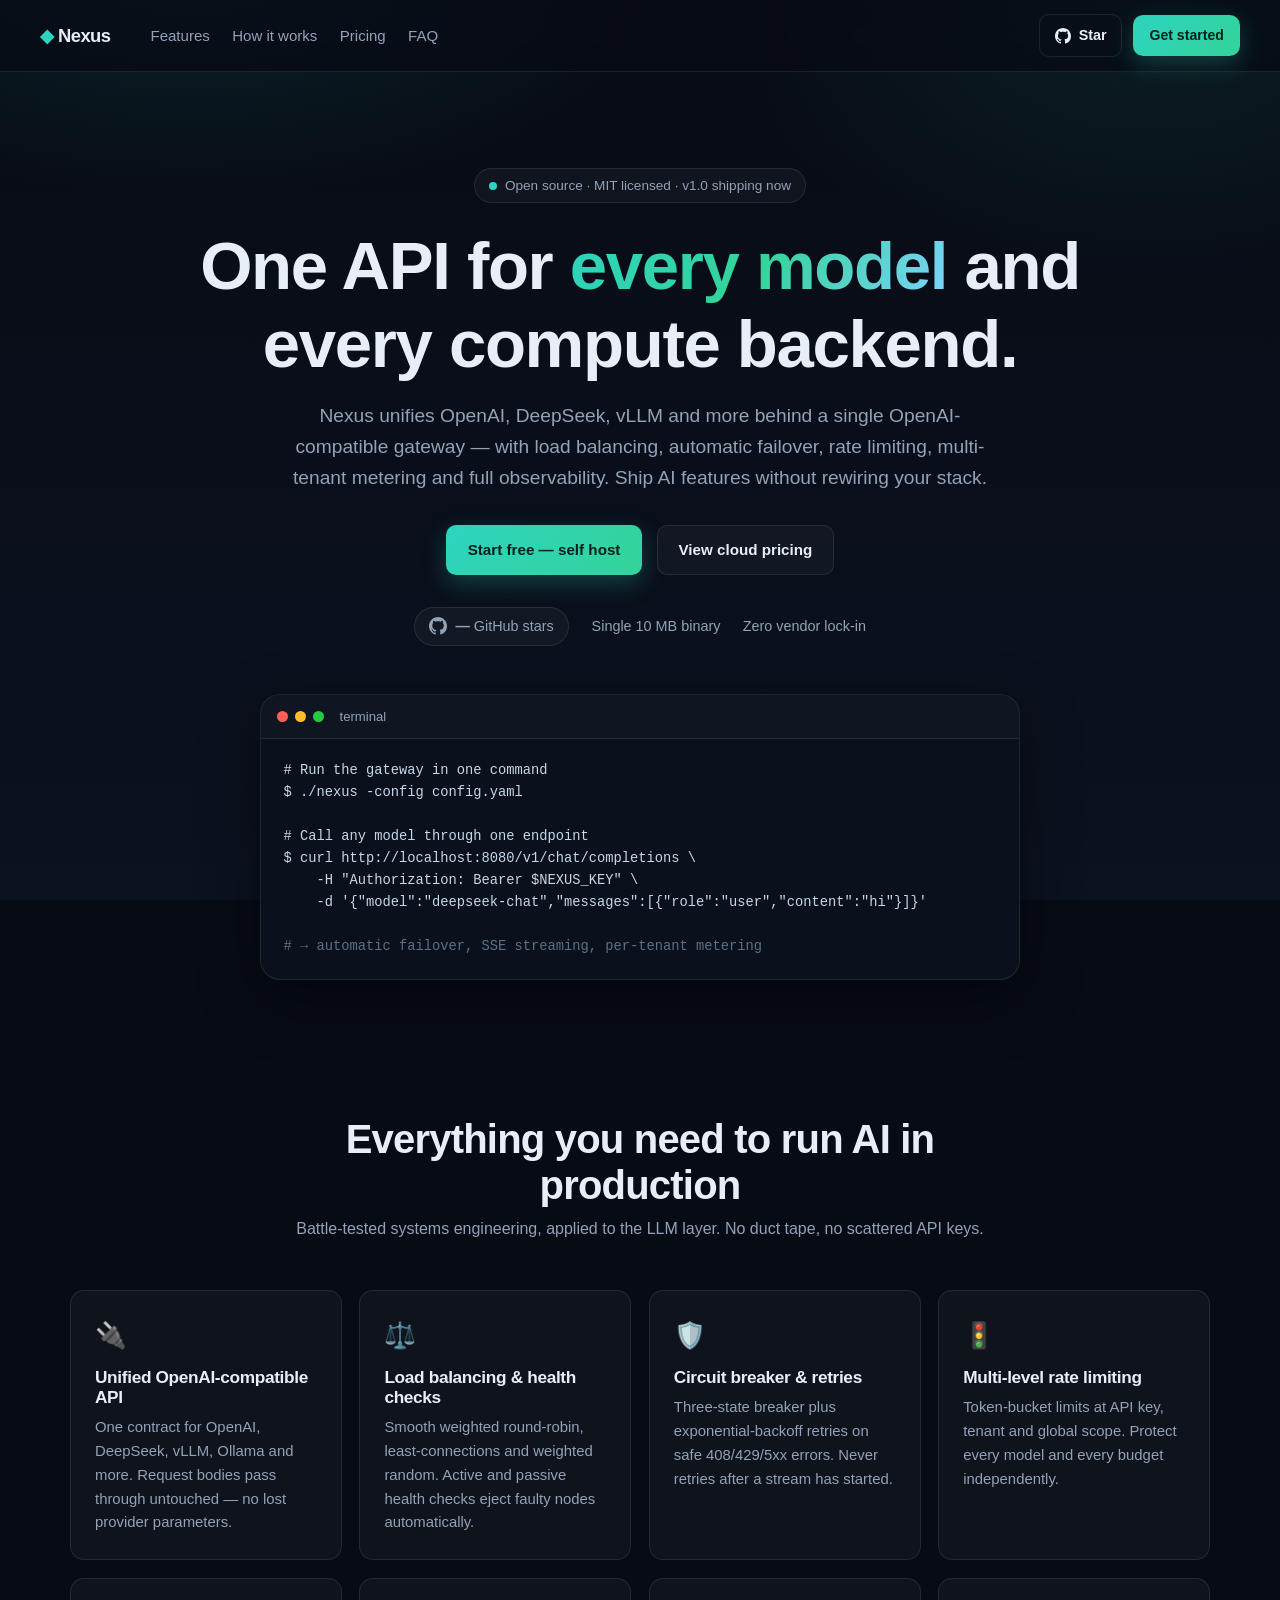
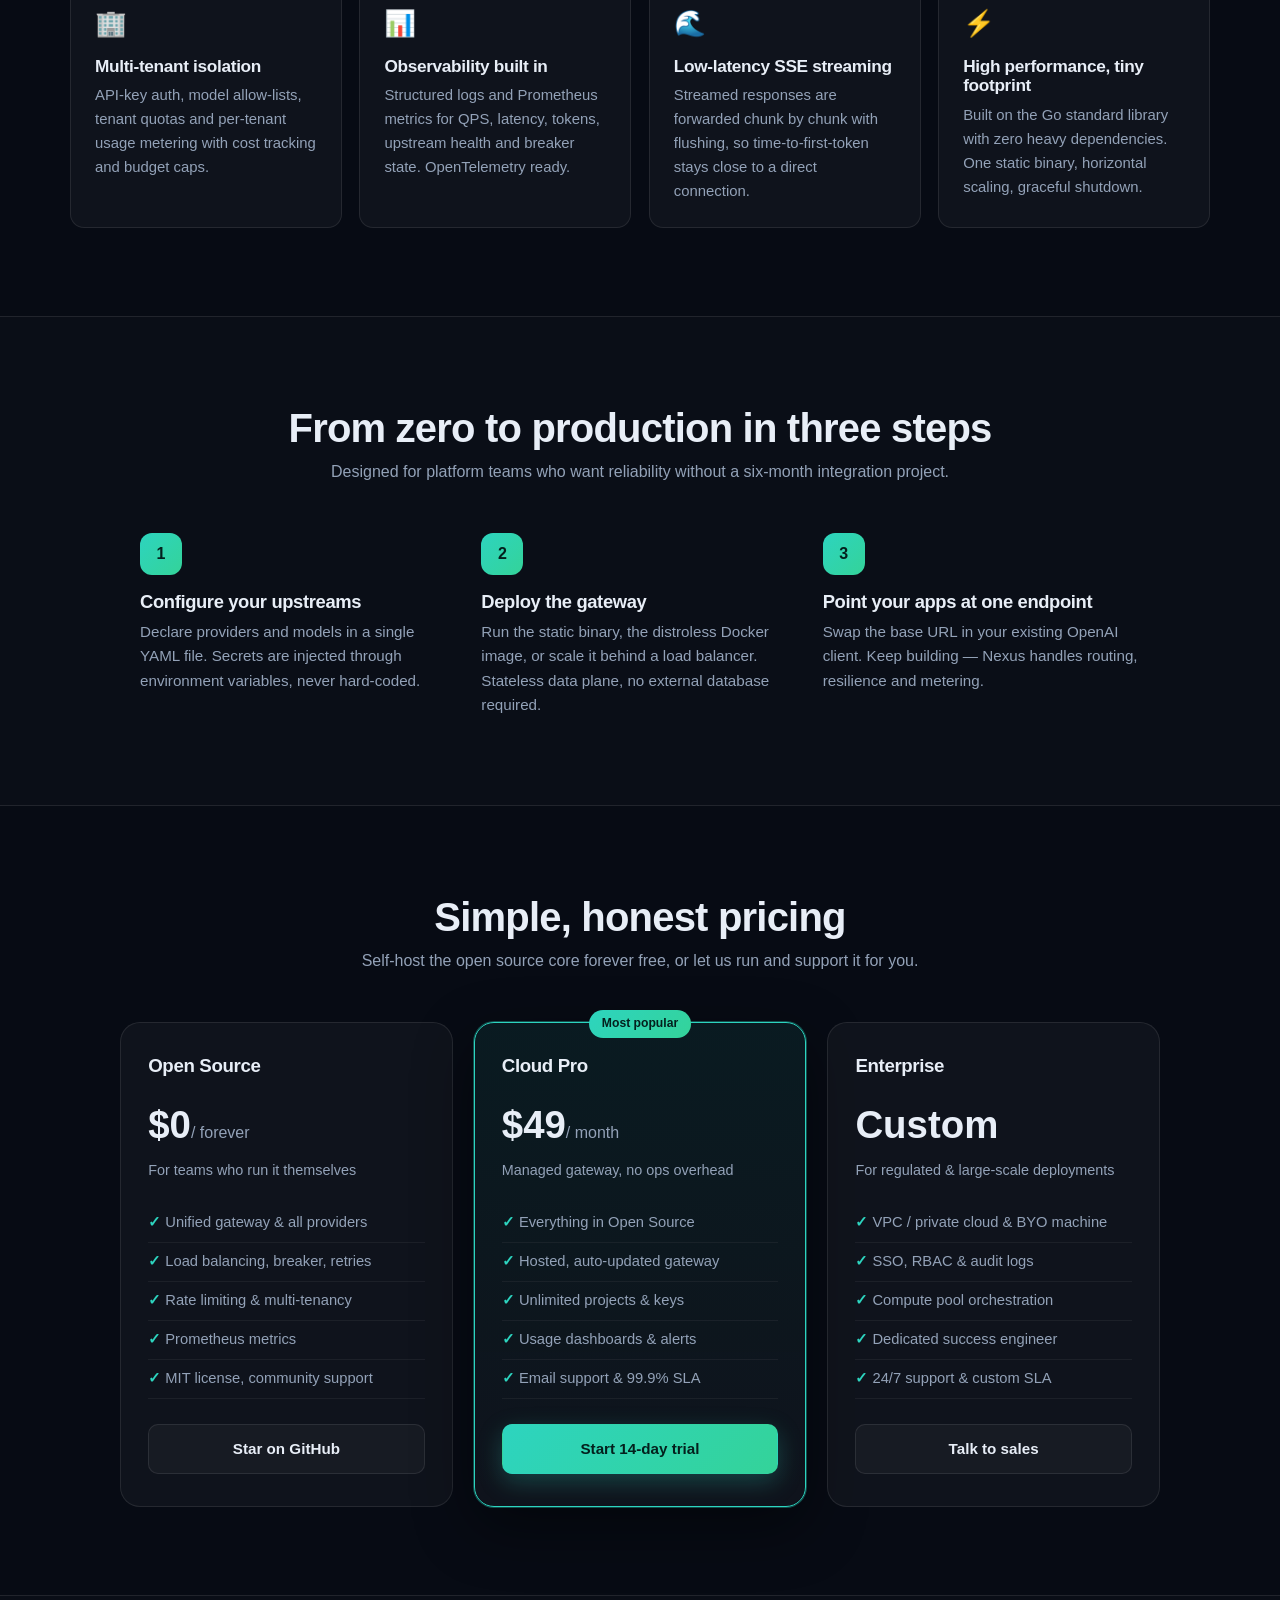
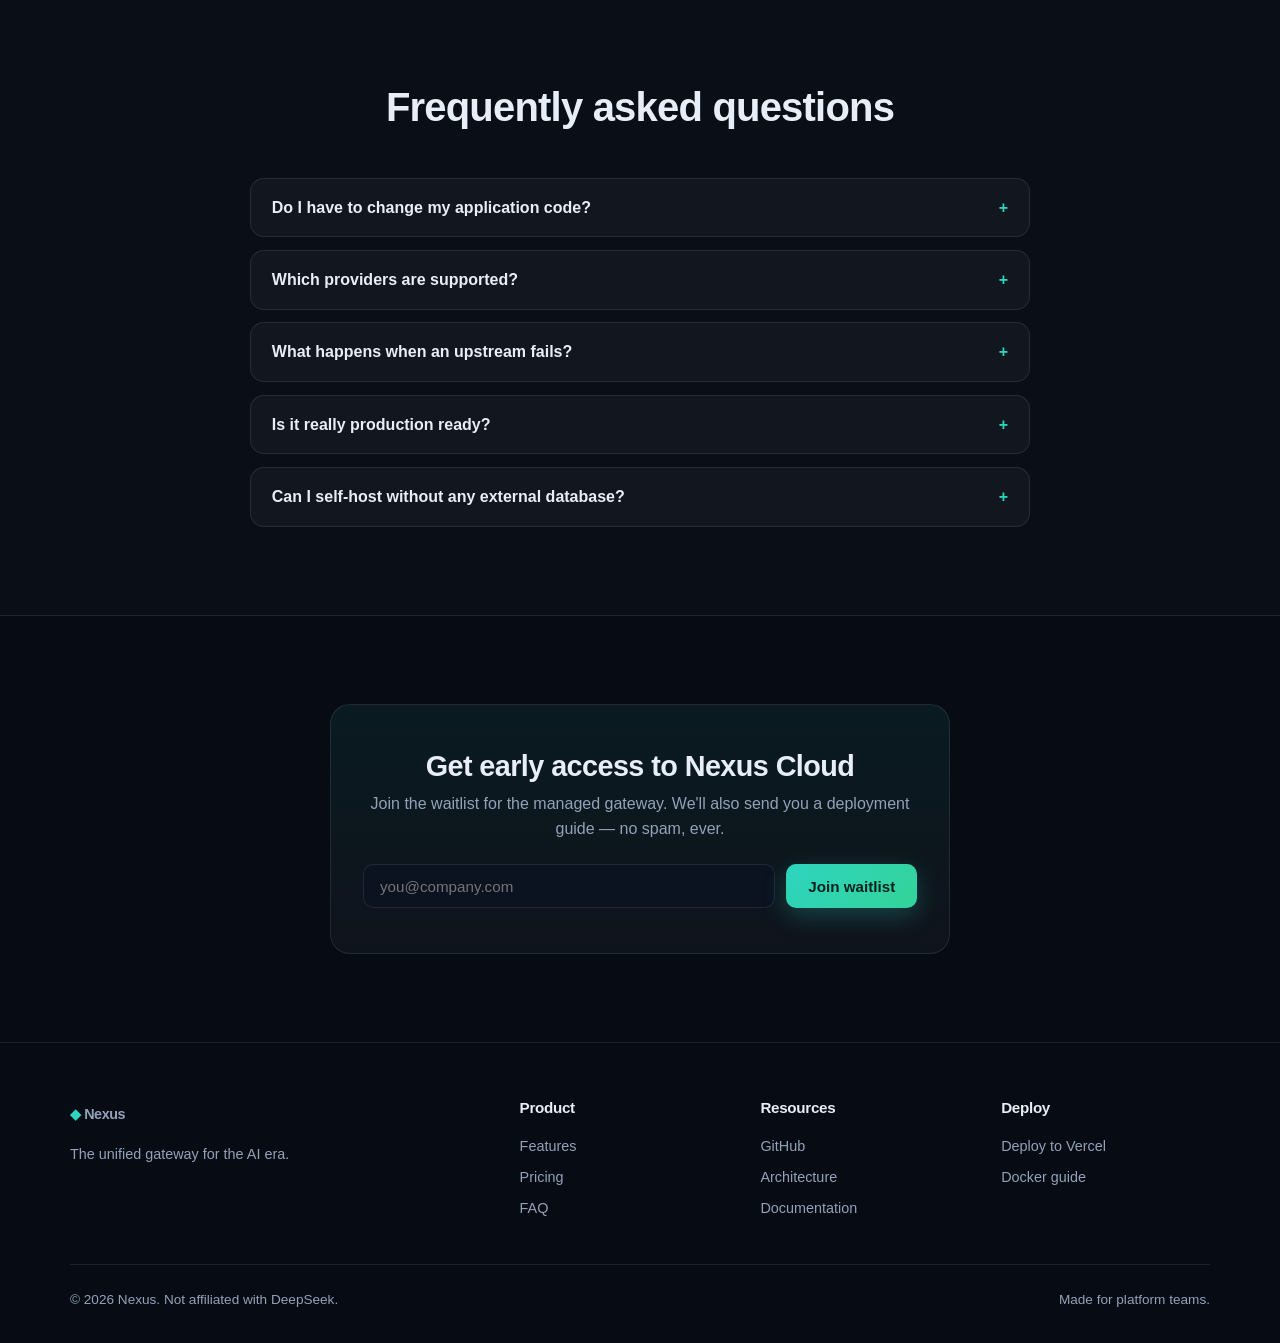
<file: web/index.html>
<!DOCTYPE html>
<html lang="en">
<head>
  <meta charset="UTF-8" />
  <meta name="viewport" content="width=device-width, initial-scale=1.0" />
  <title>Nexus — The Unified LLM Gateway for Enterprise</title>
  <meta name="description" content="Nexus unifies every LLM provider and compute backend behind one OpenAI-compatible API. Load balancing, failover, rate limiting, multi-tenant metering, and full observability — in a single high-performance binary." />
  <meta name="keywords" content="LLM gateway, OpenAI compatible, unified API, AI infrastructure, load balancing, multi-tenant, vLLM, DeepSeek, enterprise AI" />

  <!-- Open Graph / Twitter -->
  <meta property="og:type" content="website" />
  <meta property="og:title" content="Nexus — The Unified LLM Gateway for Enterprise" />
  <meta property="og:description" content="One OpenAI-compatible API for every model and compute backend. High-performance, open source, enterprise-ready." />
  <meta property="og:url" content="https://nexus-plum-eta.vercel.app/" />
  <meta name="twitter:card" content="summary_large_image" />
  <meta name="twitter:title" content="Nexus — Unified LLM Gateway" />
  <meta name="twitter:description" content="One OpenAI-compatible API for every model and compute backend." />

  <link rel="stylesheet" href="styles.css" />
  <link rel="icon" href="data:image/svg+xml,<svg xmlns='http://www.w3.org/2000/svg' viewBox='0 0 100 100'><text y='.9em' font-size='90'>⚡</text></svg>" />
</head>
<body>
  <div class="bg-glow" aria-hidden="true"></div>

  <!-- Nav -->
  <header class="nav" id="top">
    <a class="brand" href="#top">
      <span class="brand-mark">◆</span> Nexus
    </a>
    <nav class="nav-links" aria-label="Primary">
      <a href="#features">Features</a>
      <a href="#how">How it works</a>
      <a href="#pricing">Pricing</a>
      <a href="#faq">FAQ</a>
    </nav>
    <div class="nav-actions">
      <a class="btn btn-ghost github-star" href="https://github.com/gpteth/nexus" target="_blank" rel="noopener">
        <svg viewBox="0 0 16 16" width="16" height="16" fill="currentColor" aria-hidden="true"><path d="M8 0C3.58 0 0 3.58 0 8c0 3.54 2.29 6.53 5.47 7.59.4.07.55-.17.55-.38 0-.19-.01-.82-.01-1.49-2.01.37-2.53-.49-2.69-.94-.09-.23-.48-.94-.82-1.13-.28-.15-.68-.52-.01-.53.63-.01 1.08.58 1.23.82.72 1.21 1.87.87 2.33.66.07-.52.28-.87.51-1.07-1.78-.2-3.64-.89-3.64-3.95 0-.87.31-1.59.82-2.15-.08-.2-.36-1.02.08-2.12 0 0 .67-.21 2.2.82.64-.18 1.32-.27 2-.27.68 0 1.36.09 2 .27 1.53-1.04 2.2-.82 2.2-.82.44 1.1.16 1.92.08 2.12.51.56.82 1.27.82 2.15 0 3.07-1.87 3.75-3.65 3.95.29.25.54.73.54 1.48 0 1.07-.01 1.93-.01 2.2 0 .21.15.46.55.38A8.01 8.01 0 0016 8c0-4.42-3.58-8-8-8z"/></svg>
        <span class="star-count" id="starCount">★</span>
      </a>
      <a class="btn btn-primary btn-sm" href="https://github.com/gpteth/nexus" target="_blank" rel="noopener">Get started</a>
    </div>
    <button class="menu-toggle" id="menuToggle" aria-label="Toggle menu">☰</button>
  </header>

  <!-- Hero -->
  <section class="hero">
    <div class="hero-inner">
      <p class="eyebrow"><span class="pulse-dot"></span> Open source · MIT licensed · v1.0 shipping now</p>
      <h1>One API for <span class="grad-text">every model</span> and every compute backend.</h1>
      <p class="subtitle">
        Nexus unifies OpenAI, DeepSeek, vLLM and more behind a single OpenAI-compatible gateway —
        with load balancing, automatic failover, rate limiting, multi-tenant metering and full observability.
        Ship AI features without rewiring your stack.
      </p>
      <div class="hero-cta">
        <a class="btn btn-primary" href="https://github.com/gpteth/nexus" target="_blank" rel="noopener">
          Start free — self host
        </a>
        <a class="btn btn-outline" href="#pricing">View cloud pricing</a>
      </div>
      <div class="hero-meta">
        <a class="repo-chip" href="https://github.com/gpteth/nexus" target="_blank" rel="noopener">
          <svg viewBox="0 0 16 16" width="18" height="18" fill="currentColor" aria-hidden="true"><path d="M8 0C3.58 0 0 3.58 0 8c0 3.54 2.29 6.53 5.47 7.59.4.07.55-.17.55-.38 0-.19-.01-.82-.01-1.49-2.01.37-2.53-.49-2.69-.94-.09-.23-.48-.94-.82-1.13-.28-.15-.68-.52-.01-.53.63-.01 1.08.58 1.23.82.72 1.21 1.87.87 2.33.66.07-.52.28-.87.51-1.07-1.78-.2-3.64-.89-3.64-3.95 0-.87.31-1.59.82-2.15-.08-.2-.36-1.02.08-2.12 0 0 .67-.21 2.2.82.64-.18 1.32-.27 2-.27.68 0 1.36.09 2 .27 1.53-1.04 2.2-.82 2.2-.82.44 1.1.16 1.92.08 2.12.51.56.82 1.27.82 2.15 0 3.07-1.87 3.75-3.65 3.95.29.25.54.73.54 1.48 0 1.07-.01 1.93-.01 2.2 0 .21.15.46.55.38A8.01 8.01 0 0016 8c0-4.42-3.58-8-8-8z"/></svg>
          <span><strong id="starCount2">—</strong> GitHub stars</span>
        </a>
        <span class="meta-item">Single 10&nbsp;MB binary</span>
        <span class="meta-item">Zero vendor lock-in</span>
      </div>

      <div class="code-window">
        <div class="code-bar"><span class="dot r"></span><span class="dot y"></span><span class="dot g"></span><span class="code-title">terminal</span></div>
<pre class="code"><code># Run the gateway in one command
$ ./nexus -config config.yaml

# Call any model through one endpoint
$ curl http://localhost:8080/v1/chat/completions \
    -H "Authorization: Bearer $NEXUS_KEY" \
    -d '{"model":"deepseek-chat","messages":[{"role":"user","content":"hi"}]}'

<span class="c-comment"># → automatic failover, SSE streaming, per-tenant metering</span></code></pre>
      </div>
    </div>
  </section>

  <!-- Features -->
  <section class="section" id="features">
    <div class="section-head">
      <h2>Everything you need to run AI in production</h2>
      <p>Battle-tested systems engineering, applied to the LLM layer. No duct tape, no scattered API keys.</p>
    </div>
    <div class="feature-grid">
      <article class="card">
        <div class="icon">🔌</div>
        <h3>Unified OpenAI-compatible API</h3>
        <p>One contract for OpenAI, DeepSeek, vLLM, Ollama and more. Request bodies pass through untouched — no lost provider parameters.</p>
      </article>
      <article class="card">
        <div class="icon">⚖️</div>
        <h3>Load balancing & health checks</h3>
        <p>Smooth weighted round-robin, least-connections and weighted random. Active and passive health checks eject faulty nodes automatically.</p>
      </article>
      <article class="card">
        <div class="icon">🛡️</div>
        <h3>Circuit breaker & retries</h3>
        <p>Three-state breaker plus exponential-backoff retries on safe 408/429/5xx errors. Never retries after a stream has started.</p>
      </article>
      <article class="card">
        <div class="icon">🚦</div>
        <h3>Multi-level rate limiting</h3>
        <p>Token-bucket limits at API key, tenant and global scope. Protect every model and every budget independently.</p>
      </article>
      <article class="card">
        <div class="icon">🏢</div>
        <h3>Multi-tenant isolation</h3>
        <p>API-key auth, model allow-lists, tenant quotas and per-tenant usage metering with cost tracking and budget caps.</p>
      </article>
      <article class="card">
        <div class="icon">📊</div>
        <h3>Observability built in</h3>
        <p>Structured logs and Prometheus metrics for QPS, latency, tokens, upstream health and breaker state. OpenTelemetry ready.</p>
      </article>
      <article class="card">
        <div class="icon">🌊</div>
        <h3>Low-latency SSE streaming</h3>
        <p>Streamed responses are forwarded chunk by chunk with flushing, so time-to-first-token stays close to a direct connection.</p>
      </article>
      <article class="card">
        <div class="icon">⚡</div>
        <h3>High performance, tiny footprint</h3>
        <p>Built on the Go standard library with zero heavy dependencies. One static binary, horizontal scaling, graceful shutdown.</p>
      </article>
    </div>
  </section>

  <!-- How it works -->
  <section class="section alt" id="how">
    <div class="section-head">
      <h2>From zero to production in three steps</h2>
      <p>Designed for platform teams who want reliability without a six-month integration project.</p>
    </div>
    <div class="steps">
      <div class="step">
        <span class="step-num">1</span>
        <h3>Configure your upstreams</h3>
        <p>Declare providers and models in a single YAML file. Secrets are injected through environment variables, never hard-coded.</p>
      </div>
      <div class="step">
        <span class="step-num">2</span>
        <h3>Deploy the gateway</h3>
        <p>Run the static binary, the distroless Docker image, or scale it behind a load balancer. Stateless data plane, no external database required.</p>
      </div>
      <div class="step">
        <span class="step-num">3</span>
        <h3>Point your apps at one endpoint</h3>
        <p>Swap the base URL in your existing OpenAI client. Keep building — Nexus handles routing, resilience and metering.</p>
      </div>
    </div>
  </section>

  <!-- Pricing -->
  <section class="section" id="pricing">
    <div class="section-head">
      <h2>Simple, honest pricing</h2>
      <p>Self-host the open source core forever free, or let us run and support it for you.</p>
    </div>
    <div class="pricing-grid">
      <div class="price-card">
        <h3>Open Source</h3>
        <p class="price">$0<span>/ forever</span></p>
        <p class="price-sub">For teams who run it themselves</p>
        <ul>
          <li>Unified gateway & all providers</li>
          <li>Load balancing, breaker, retries</li>
          <li>Rate limiting & multi-tenancy</li>
          <li>Prometheus metrics</li>
          <li>MIT license, community support</li>
        </ul>
        <a class="btn btn-outline full" href="https://github.com/gpteth/nexus" target="_blank" rel="noopener">Star on GitHub</a>
      </div>

      <div class="price-card featured">
        <p class="badge">Most popular</p>
        <h3>Cloud Pro</h3>
        <p class="price">$49<span>/ month</span></p>
        <p class="price-sub">Managed gateway, no ops overhead</p>
        <ul>
          <li>Everything in Open Source</li>
          <li>Hosted, auto-updated gateway</li>
          <li>Unlimited projects & keys</li>
          <li>Usage dashboards & alerts</li>
          <li>Email support & 99.9% SLA</li>
        </ul>
        <a class="btn btn-primary full" href="#waitlist">Start 14-day trial</a>
      </div>

      <div class="price-card">
        <h3>Enterprise</h3>
        <p class="price">Custom</p>
        <p class="price-sub">For regulated & large-scale deployments</p>
        <ul>
          <li>VPC / private cloud & BYO machine</li>
          <li>SSO, RBAC & audit logs</li>
          <li>Compute pool orchestration</li>
          <li>Dedicated success engineer</li>
          <li>24/7 support & custom SLA</li>
        </ul>
        <a class="btn btn-outline full" href="#waitlist">Talk to sales</a>
      </div>
    </div>
  </section>

  <!-- FAQ -->
  <section class="section alt" id="faq">
    <div class="section-head">
      <h2>Frequently asked questions</h2>
    </div>
    <div class="faq-list">
      <details class="faq">
        <summary>Do I have to change my application code?</summary>
        <p>No. Nexus speaks the OpenAI API, so you only change the base URL and use a Nexus API key. All your existing requests keep working.</p>
      </details>
      <details class="faq">
        <summary>Which providers are supported?</summary>
        <p>Any endpoint that follows the OpenAI Chat protocol — including OpenAI, DeepSeek, vLLM and Ollama — through a generic adapter. Heterogeneous protocols get dedicated adapters on the roadmap.</p>
      </details>
      <details class="faq">
        <summary>What happens when an upstream fails?</summary>
        <p>The circuit breaker opens and the gateway fails over to a healthy upstream in the same model group, with retries and backoff. Your users see a response, not an error.</p>
      </details>
      <details class="faq">
        <summary>Is it really production ready?</summary>
        <p>The core gateway ships with tests, race detection, an end-to-end smoke suite and Docker support. Persistent storage, a management console and compute orchestration are on the public roadmap.</p>
      </details>
      <details class="faq">
        <summary>Can I self-host without any external database?</summary>
        <p>Yes. The data plane is stateless and the in-memory store works out of the box. SQLite/Postgres adapters are available as pluggable backends when you need durable persistence.</p>
      </details>
    </div>
  </section>

  <!-- Waitlist CTA -->
  <section class="section waitlist" id="waitlist">
    <div class="waitlist-box">
      <h2>Get early access to Nexus Cloud</h2>
      <p>Join the waitlist for the managed gateway. We'll also send you a deployment guide — no spam, ever.</p>
      <form class="waitlist-form" id="waitlistForm" action="#" method="post">
        <input type="email" name="email" placeholder="you@company.com" required aria-label="Email address" />
        <button class="btn btn-primary" type="submit">Join waitlist</button>
      </form>
      <p class="form-note" id="formNote" hidden>Thanks — you're on the list. In the meantime, give the repo a star.</p>
    </div>
  </section>

  <!-- Footer -->
  <footer class="footer">
    <div class="footer-grid">
      <div>
        <a class="brand" href="#top"><span class="brand-mark">◆</span> Nexus</a>
        <p class="footer-tag">The unified gateway for the AI era.</p>
      </div>
      <div>
        <h4>Product</h4>
        <a href="#features">Features</a>
        <a href="#pricing">Pricing</a>
        <a href="#faq">FAQ</a>
      </div>
      <div>
        <h4>Resources</h4>
        <a href="https://github.com/gpteth/nexus" target="_blank" rel="noopener">GitHub</a>
        <a href="https://github.com/gpteth/nexus/blob/main/docs/ARCHITECTURE.md" target="_blank" rel="noopener">Architecture</a>
        <a href="https://github.com/gpteth/nexus#readme" target="_blank" rel="noopener">Documentation</a>
      </div>
      <div>
        <h4>Deploy</h4>
        <a href="https://vercel.com/new/clone?repository-url=https://github.com/gpteth/nexus" target="_blank" rel="noopener">Deploy to Vercel</a>
        <a href="https://github.com/gpteth/nexus" target="_blank" rel="noopener">Docker guide</a>
      </div>
    </div>
    <div class="footer-bottom">
      <span>© 2026 Nexus. Not affiliated with DeepSeek.</span>
      <span>Made for platform teams.</span>
    </div>
  </footer>

  <script src="app.js"></script>
</body>
</html>
</file>
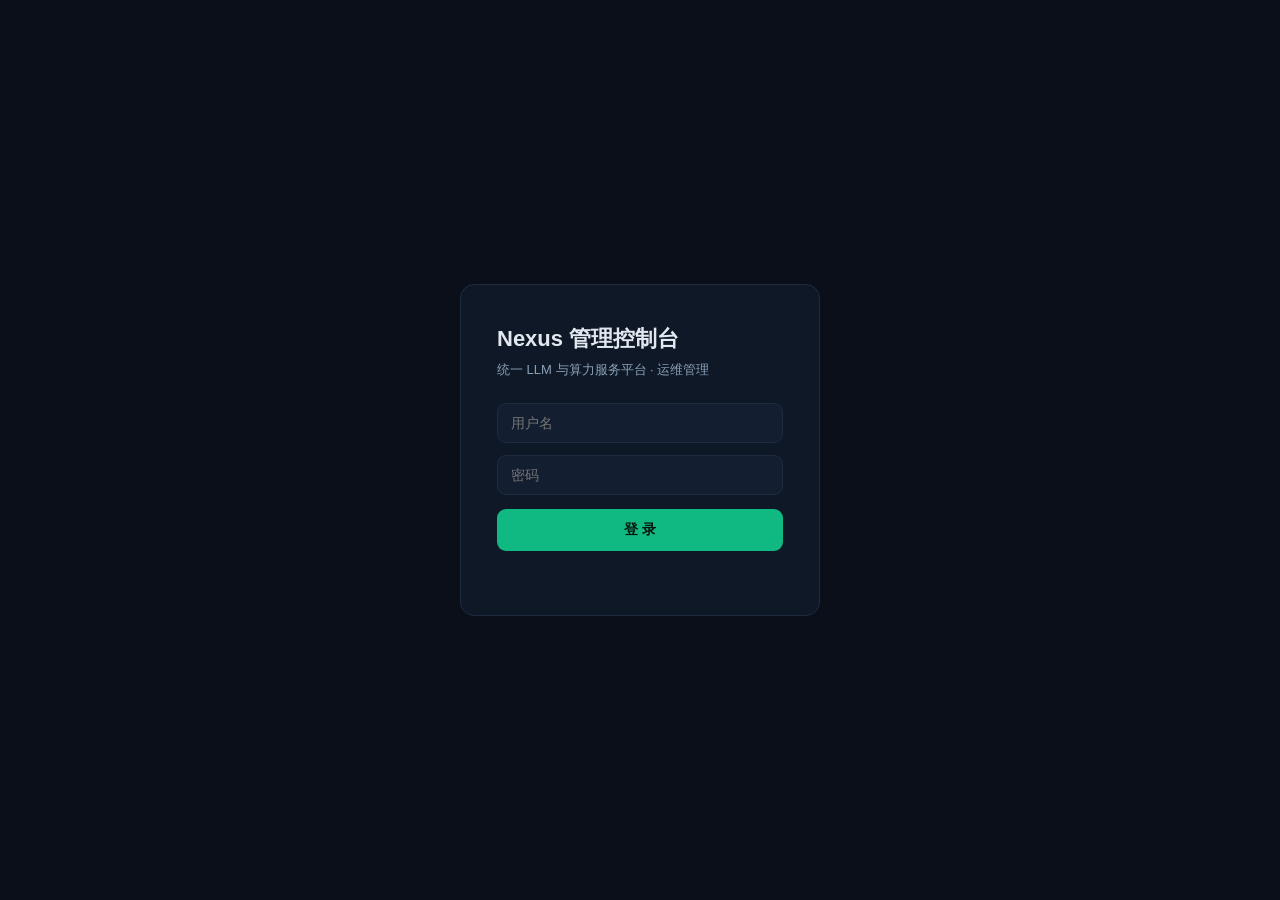
<file: internal/admin/static/index.html>
<!DOCTYPE html>
<html lang="zh-CN">
<head>
<meta charset="UTF-8" />
<meta name="viewport" content="width=device-width, initial-scale=1.0" />
<title>Nexus 管理控制台</title>
<style>
  :root {
    --bg: #0a0f1a; --panel: #0f1826; --card: #131e30; --line: #1e2b40;
    --text: #e2e8f0; --muted: #8aa0b8; --green: #10b981; --cyan: #22d3ee;
    --amber: #f59e0b; --red: #ef4444; --blue: #38bdf8;
  }
  * { box-sizing: border-box; margin: 0; padding: 0; }
  body { background: var(--bg); color: var(--text); font: 14px/1.6 -apple-system, "Segoe UI", Roboto, "PingFang SC", sans-serif; }
  /* 登录 */
  #login { min-height: 100vh; display: flex; align-items: center; justify-content: center; }
  .login-card { background: var(--panel); border: 1px solid var(--line); border-radius: 14px; padding: 36px; width: 360px; }
  .login-card h1 { font-size: 22px; margin-bottom: 4px; }
  .login-card p { color: var(--muted); margin-bottom: 22px; font-size: 13px; }
  input { width: 100%; padding: 11px 13px; background: var(--card); border: 1px solid var(--line); border-radius: 9px; color: var(--text); font-size: 14px; outline: none; }
  input:focus { border-color: var(--green); }
  button { cursor: pointer; border: none; border-radius: 9px; font-size: 14px; font-weight: 600; }
  .btn-primary { width: 100%; padding: 12px; margin-top: 14px; background: var(--green); color: #041610; }
  .btn-primary:hover { filter: brightness(1.08); }
  .err { color: var(--red); font-size: 13px; margin-top: 10px; min-height: 18px; }
  /* 主布局 */
  #app { display: none; min-height: 100vh; }
  .topbar { height: 58px; display: flex; align-items: center; justify-content: space-between; padding: 0 24px; background: var(--panel); border-bottom: 1px solid var(--line); }
  .brand { font-size: 17px; font-weight: 700; letter-spacing: .3px; }
  .brand span { color: var(--green); }
  .top-right { display: flex; align-items: center; gap: 16px; color: var(--muted); font-size: 13px; }
  .logout { background: transparent; color: var(--muted); border: 1px solid var(--line); padding: 7px 14px; }
  .logout:hover { color: var(--text); border-color: var(--muted); }
  .layout { display: flex; min-height: calc(100vh - 58px); }
  .sidebar { width: 200px; background: var(--panel); border-right: 1px solid var(--line); padding: 16px 12px; flex-shrink: 0; }
  .nav-item { padding: 10px 14px; border-radius: 9px; color: var(--muted); cursor: pointer; font-weight: 500; margin-bottom: 4px; }
  .nav-item:hover { color: var(--text); background: var(--card); }
  .nav-item.active { color: var(--green); background: rgba(16,185,129,.1); }
  .content { flex: 1; padding: 28px 32px; overflow: auto; }
  .view-title { font-size: 20px; margin-bottom: 20px; }
  /* 统计卡片 */
  .stat-grid { display: grid; grid-template-columns: repeat(auto-fill, minmax(180px, 1fr)); gap: 16px; }
  .stat { background: var(--card); border: 1px solid var(--line); border-radius: 12px; padding: 18px 20px; }
  .stat .num { font-size: 28px; font-weight: 700; margin: 6px 0 2px; }
  .stat .lbl { color: var(--muted); font-size: 13px; }
  .stat .num.green { color: var(--green); } .stat .num.cyan { color: var(--cyan); }
  .stat .num.amber { color: var(--amber); } .stat .num.red { color: var(--red); }
  /* 表格 */
  table { width: 100%; border-collapse: collapse; background: var(--card); border: 1px solid var(--line); border-radius: 12px; overflow: hidden; }
  th, td { padding: 12px 16px; text-align: left; border-bottom: 1px solid var(--line); font-size: 13px; }
  th { color: var(--muted); font-weight: 600; background: var(--panel); }
  tr:last-child td { border-bottom: none; }
  td .mono { font-family: "SF Mono", Menlo, monospace; font-size: 12px; }
  .badge { display: inline-block; padding: 3px 10px; border-radius: 999px; font-size: 12px; font-weight: 600; }
  .b-green { background: rgba(16,185,129,.15); color: var(--green); }
  .b-cyan { background: rgba(34,211,238,.15); color: var(--cyan); }
  .b-amber { background: rgba(245,158,11,.15); color: var(--amber); }
  .b-red { background: rgba(239,68,68,.15); color: var(--red); }
  .b-gray { background: rgba(138,160,184,.15); color: var(--muted); }
  .b-blue { background: rgba(56,189,248,.15); color: var(--blue); }
  .bar { height: 6px; background: var(--line); border-radius: 999px; overflow: hidden; width: 120px; display: inline-block; vertical-align: middle; }
  .bar i { display: block; height: 100%; background: var(--green); }
  .muted { color: var(--muted); }
  .empty { color: var(--muted); padding: 40px; text-align: center; }
</style>
</head>
<body>
<div id="login">
  <div class="login-card">
    <h1>Nexus 管理控制台</h1>
    <p>统一 LLM 与算力服务平台 · 运维管理</p>
    <input id="username" placeholder="用户名" autocomplete="username" />
    <input id="password" type="password" placeholder="密码" style="margin-top:12px" autocomplete="current-password" />
    <button class="btn-primary" onclick="doLogin()">登 录</button>
    <div class="err" id="loginErr"></div>
  </div>
</div>

<div id="app">
  <div class="topbar">
    <div class="brand">Nexus <span>Console</span></div>
    <div class="top-right"><span id="who"></span><button class="logout" onclick="logout()">退出</button></div>
  </div>
  <div class="layout">
    <div class="sidebar" id="nav"></div>
    <div class="content" id="content"></div>
  </div>
</div>

<script>
const API = '/api/admin';
let token = localStorage.getItem('nexus_admin_token') || '';
let currentView = 'overview';
let refreshTimer = null;

const VIEWS = [
  { key: 'overview', label: '概览' },
  { key: 'tenants', label: '租户' },
  { key: 'keys', label: '密钥' },
  { key: 'tickets', label: '工单' },
  { key: 'nodes', label: '算力节点' },
  { key: 'jobs', label: '调度作业' },
];

async function api(path, options = {}) {
  const res = await fetch(API + path, {
    ...options,
    headers: { 'Content-Type': 'application/json', ...(token ? { Authorization: 'Bearer ' + token } : {}) },
  });
  if (res.status === 401) { logout(); throw new Error('unauthorized'); }
  if (!res.ok) throw new Error((await res.json().catch(() => ({}))).error || 'request failed');
  return res.json();
}

async function doLogin() {
  const username = document.getElementById('username').value.trim();
  const password = document.getElementById('password').value;
  const errEl = document.getElementById('loginErr');
  errEl.textContent = '';
  try {
    const data = await fetch(API + '/login', {
      method: 'POST', headers: { 'Content-Type': 'application/json' },
      body: JSON.stringify({ username, password }),
    }).then(r => r.ok ? r.json() : r.json().then(e => { throw new Error(e.error); }));
    token = data.token;
    localStorage.setItem('nexus_admin_token', token);
    enterApp();
  } catch (e) { errEl.textContent = '登录失败：' + e.message; }
}

function enterApp() {
  document.getElementById('login').style.display = 'none';
  document.getElementById('app').style.display = 'block';
  renderNav();
  switchView('overview');
}

function logout() {
  token = '';
  localStorage.removeItem('nexus_admin_token');
  if (refreshTimer) clearInterval(refreshTimer);
  document.getElementById('app').style.display = 'none';
  document.getElementById('login').style.display = 'flex';
}

function renderNav() {
  document.getElementById('nav').innerHTML = VIEWS.map(v =>
    `<div class="nav-item ${v.key === currentView ? 'active' : ''}" onclick="switchView('${v.key}')">${v.label}</div>`
  ).join('');
}

function switchView(key) {
  currentView = key;
  if (refreshTimer) { clearInterval(refreshTimer); refreshTimer = null; }
  renderNav();
  render();
  if (key === 'overview') refreshTimer = setInterval(render, 5000);
}

async function render() {
  const c = document.getElementById('content');
  try {
    if (currentView === 'overview') c.innerHTML = renderOverview(await api('/overview'));
    else if (currentView === 'tenants') c.innerHTML = table('租户', ['ID', '名称', '限流 RPM', '预算 USD'],
      (await api('/tenants')).map(t => [t.id, t.name, t.rpm, '$' + t.budgetUSD]));
    else if (currentView === 'keys') c.innerHTML = table('密钥', ['ID', '密钥（掩码）', '租户', '状态', '模型'],
      (await api('/keys')).map(k => [k.id, `<span class="mono">${k.masked_key}</span>`, k.tenant_id,
        badge(k.enabled ? '启用' : '停用', k.enabled ? 'green' : 'gray'), (k.models || []).join(', ') || '不限']));
    else if (currentView === 'tickets') c.innerHTML = table('工单', ['ID', '标题', '状态', '派工数', '最新上报', '更新时间'],
      (await api('/tickets')).map(t => [t.id, t.title, badge(t.state, t.state === 'open' ? 'amber' : 'green'),
        t.assignments, t.latest_report ? badge(t.latest_report, reportColor(t.latest_report)) : '-', fmt(t.updated_at)]));
    else if (currentView === 'nodes') c.innerHTML = table('算力节点', ['ID', '类型', '状态', '内存占用', '槽位', '心跳'],
      (await api('/nodes')).map(n => [n.id, n.kind, badge(n.state, nodeColor(n.state)),
        usageBar(n.used.memory_mb, n.capacity.memory_mb), `${n.used.slots}/${n.capacity.slots}`, fmt(n.last_beat)]));
    else if (currentView === 'jobs') c.innerHTML = table('调度作业', ['ID', '租户', '优先级', '状态', '节点', '入队时间'],
      (await api('/jobs')).map(j => [j.id, j.tenant_id, j.priority, badge(j.state, jobColor(j.state)),
        j.node_id || '-', fmt(j.enqueued_at)]));
  } catch (e) { c.innerHTML = `<div class="empty">加载失败：${e.message}</div>`; }
}

function renderOverview(d) {
  const cards = [
    ['租户', d.tenants, 'cyan'], ['密钥', d.keys, 'cyan'],
    ['工单总数', d.tickets, ''], ['开放工单', d.open_tickets, 'amber'],
    ['节点总数', d.nodes, ''], ['健康节点', d.healthy_nodes, 'green'],
    ['作业总数', d.jobs, ''], ['运行中', d.running_jobs, 'green'],
  ];
  return `<div class="view-title">概览</div><div class="stat-grid">${cards.map(([l, n, c]) =>
    `<div class="stat"><div class="lbl">${l}</div><div class="num ${c}">${n}</div></div>`).join('')}</div>`;
}

function table(title, headers, rows) {
  if (!rows.length) return `<div class="view-title">${title}</div><div class="empty">暂无数据</div>`;
  return `<div class="view-title">${title}</div><table><thead><tr>${headers.map(h => `<th>${h}</th>`).join('')}
    </tr></thead><tbody>${rows.map(r => `<tr>${r.map(c => `<td>${c}</td>`).join('')}</tr>`).join('')}</tbody></table>`;
}

function badge(text, color) { return `<span class="badge b-${color}">${text}</span>`; }
function usageBar(used, total) {
  const pct = total ? Math.round(100 * used / total) : 0;
  return `<span class="bar"><i style="width:${pct}%"></i></span> ${used}/${total} MB`;
}
const nodeColor = s => ({ healthy: 'green', unhealthy: 'red', draining: 'amber' })[s] || 'gray';
const jobColor = s => ({ running: 'green', queued: 'amber', succeeded: 'cyan', failed: 'red', preempted: 'gray' })[s] || 'gray';
const reportColor = s => ({ ready: 'green', blocked: 'amber', failed: 'red', progress: 'blue', waiting: 'cyan' })[s] || 'gray';
function fmt(iso) { return iso ? new Date(iso).toLocaleString('zh-CN', { hour12: false }) : '-'; }

document.getElementById('password').addEventListener('keydown', e => { if (e.key === 'Enter') doLogin(); });
if (token) enterApp();
</script>
</body>
</html>
</file>
<file: web/styles.css>
/* ============ Design tokens ============ */
:root {
  --bg: #070b14;
  --bg-2: #0b1220;
  --surface: rgba(255, 255, 255, 0.035);
  --surface-2: rgba(255, 255, 255, 0.06);
  --border: rgba(255, 255, 255, 0.09);
  --text: #e8eef7;
  --muted: #93a2b8;
  --accent: #2dd4bf;
  --accent-2: #34d399;
  --accent-ink: #04201d;
  --radius: 14px;
  --radius-lg: 20px;
  --shadow: 0 20px 60px rgba(0, 0, 0, 0.45);
  --maxw: 1140px;
  --font: -apple-system, BlinkMacSystemFont, "Segoe UI", Inter, Roboto, "Helvetica Neue", Arial, sans-serif;
  --mono: ui-monospace, "SF Mono", "JetBrains Mono", Menlo, Consolas, monospace;
}

* { box-sizing: border-box; }
html { scroll-behavior: smooth; }
body {
  margin: 0;
  font-family: var(--font);
  background: var(--bg);
  color: var(--text);
  line-height: 1.6;
  -webkit-font-smoothing: antialiased;
  overflow-x: hidden;
}

a { color: inherit; text-decoration: none; }
h1, h2, h3, h4 { line-height: 1.15; margin: 0 0 0.5rem; letter-spacing: -0.02em; }
p { margin: 0 0 1rem; }
img { max-width: 100%; }

/* ============ Background glow ============ */
.bg-glow {
  position: fixed;
  inset: 0;
  z-index: -1;
  background:
    radial-gradient(900px 480px at 15% -10%, rgba(45, 212, 191, 0.14), transparent 60%),
    radial-gradient(800px 500px at 90% 0%, rgba(52, 211, 153, 0.10), transparent 55%),
    linear-gradient(180deg, var(--bg), var(--bg-2));
}

/* ============ Buttons ============ */
.btn {
  display: inline-flex;
  align-items: center;
  justify-content: center;
  gap: 0.5rem;
  padding: 0.72rem 1.3rem;
  border-radius: 10px;
  font-weight: 600;
  font-size: 0.95rem;
  border: 1px solid transparent;
  cursor: pointer;
  transition: transform 0.15s ease, background 0.2s ease, border-color 0.2s ease;
  white-space: nowrap;
}
.btn:active { transform: translateY(1px); }
.btn-primary {
  background: linear-gradient(135deg, var(--accent), var(--accent-2));
  color: var(--accent-ink);
  box-shadow: 0 8px 24px rgba(45, 212, 191, 0.25);
}
.btn-primary:hover { filter: brightness(1.06); }
.btn-outline {
  border-color: var(--border);
  background: var(--surface);
  color: var(--text);
}
.btn-outline:hover { border-color: var(--accent); }
.btn-ghost { background: transparent; padding: 0.55rem 0.9rem; }
.btn-sm { padding: 0.5rem 0.95rem; font-size: 0.88rem; }
.full { width: 100%; }

/* ============ Nav ============ */
.nav {
  position: sticky;
  top: 0;
  z-index: 50;
  display: flex;
  align-items: center;
  gap: 1.5rem;
  padding: 0.9rem clamp(1rem, 4vw, 2.5rem);
  backdrop-filter: blur(14px);
  background: rgba(7, 11, 20, 0.72);
  border-bottom: 1px solid var(--border);
}
.brand { font-weight: 800; font-size: 1.15rem; letter-spacing: -0.03em; }
.brand-mark { color: var(--accent); }
.nav-links { display: flex; gap: 1.4rem; margin-left: 1rem; }
.nav-links a { color: var(--muted); font-size: 0.94rem; font-weight: 500; }
.nav-links a:hover { color: var(--text); }
.nav-actions { margin-left: auto; display: flex; align-items: center; gap: 0.7rem; }
.github-star { border: 1px solid var(--border); border-radius: 10px; font-weight: 600; font-size: 0.9rem; }
.github-star:hover { border-color: var(--accent); }
.menu-toggle {
  display: none;
  background: none;
  border: 0;
  color: var(--text);
  font-size: 1.5rem;
  cursor: pointer;
}

/* ============ Hero ============ */
.hero { padding: clamp(3rem, 8vw, 6rem) 1.5rem 3rem; }
.hero-inner { max-width: 960px; margin: 0 auto; text-align: center; }
.eyebrow {
  display: inline-flex;
  align-items: center;
  gap: 0.5rem;
  font-size: 0.85rem;
  color: var(--muted);
  border: 1px solid var(--border);
  background: var(--surface);
  padding: 0.35rem 0.85rem;
  border-radius: 999px;
  margin-bottom: 1.5rem;
}
.pulse-dot {
  width: 8px; height: 8px; border-radius: 50%;
  background: var(--accent);
  box-shadow: 0 0 0 0 rgba(45, 212, 191, 0.6);
  animation: pulse 2s infinite;
}
@keyframes pulse {
  0% { box-shadow: 0 0 0 0 rgba(45, 212, 191, 0.5); }
  70% { box-shadow: 0 0 0 8px rgba(45, 212, 191, 0); }
  100% { box-shadow: 0 0 0 0 rgba(45, 212, 191, 0); }
}
.hero h1 {
  font-size: clamp(2.4rem, 6vw, 4.2rem);
  font-weight: 800;
  margin-bottom: 1.2rem;
}
.grad-text {
  background: linear-gradient(120deg, var(--accent), var(--accent-2), #7dd3fc);
  -webkit-background-clip: text;
  background-clip: text;
  color: transparent;
}
.subtitle {
  font-size: clamp(1.02rem, 2vw, 1.2rem);
  color: var(--muted);
  max-width: 720px;
  margin: 0 auto 2rem;
}
.hero-cta { display: flex; gap: 0.9rem; justify-content: center; flex-wrap: wrap; margin-bottom: 2rem; }
.hero-meta {
  display: flex;
  align-items: center;
  justify-content: center;
  gap: 1.4rem;
  flex-wrap: wrap;
  color: var(--muted);
  font-size: 0.9rem;
  margin-bottom: 3rem;
}
.repo-chip {
  display: inline-flex;
  align-items: center;
  gap: 0.5rem;
  border: 1px solid var(--border);
  background: var(--surface);
  padding: 0.45rem 0.9rem;
  border-radius: 999px;
}
.repo-chip:hover { border-color: var(--accent); }

/* ============ Code window ============ */
.code-window {
  text-align: left;
  max-width: 760px;
  margin: 0 auto;
  border: 1px solid var(--border);
  border-radius: var(--radius-lg);
  background: #0a111d;
  box-shadow: var(--shadow);
  overflow: hidden;
}
.code-bar {
  display: flex;
  align-items: center;
  gap: 0.45rem;
  padding: 0.7rem 1rem;
  border-bottom: 1px solid var(--border);
  background: rgba(255, 255, 255, 0.02);
}
.dot { width: 11px; height: 11px; border-radius: 50%; }
.dot.r { background: #ff5f57; } .dot.y { background: #febc2e; } .dot.g { background: #28c840; }
.code-title { margin-left: 0.5rem; color: var(--muted); font-size: 0.82rem; }
.code {
  margin: 0;
  padding: 1.3rem 1.4rem;
  font-family: var(--mono);
  font-size: 0.86rem;
  color: #c9d6e8;
  overflow-x: auto;
}
.c-comment { color: #5b7186; }

/* ============ Sections ============ */
.section { padding: clamp(3.5rem, 8vw, 5.5rem) 1.5rem; }
.section.alt { background: rgba(255, 255, 255, 0.015); border-top: 1px solid var(--border); border-bottom: 1px solid var(--border); }
.section-head { max-width: 720px; margin: 0 auto 3rem; text-align: center; }
.section-head h2 { font-size: clamp(1.7rem, 3.5vw, 2.5rem); }
.section-head p { color: var(--muted); }

/* ============ Feature grid ============ */
.feature-grid {
  max-width: var(--maxw);
  margin: 0 auto;
  display: grid;
  grid-template-columns: repeat(4, 1fr);
  gap: 1.1rem;
}
.card {
  background: var(--surface);
  border: 1px solid var(--border);
  border-radius: var(--radius);
  padding: 1.5rem;
  transition: transform 0.18s ease, border-color 0.2s ease;
}
.card:hover { transform: translateY(-4px); border-color: rgba(45, 212, 191, 0.5); }
.card .icon { font-size: 1.6rem; margin-bottom: 0.8rem; }
.card h3 { font-size: 1.08rem; }
.card p { color: var(--muted); font-size: 0.93rem; margin: 0; }

/* ============ Steps ============ */
.steps {
  max-width: 1000px;
  margin: 0 auto;
  display: grid;
  grid-template-columns: repeat(3, 1fr);
  gap: 1.5rem;
}
.step { position: relative; }
.step-num {
  display: inline-flex;
  align-items: center;
  justify-content: center;
  width: 42px; height: 42px;
  border-radius: 12px;
  font-weight: 800;
  background: linear-gradient(135deg, var(--accent), var(--accent-2));
  color: var(--accent-ink);
  margin-bottom: 1rem;
}
.step h3 { font-size: 1.15rem; }
.step p { color: var(--muted); font-size: 0.95rem; margin: 0; }

/* ============ Pricing ============ */
.pricing-grid {
  max-width: 1040px;
  margin: 0 auto;
  display: grid;
  grid-template-columns: repeat(3, 1fr);
  gap: 1.3rem;
  align-items: stretch;
}
.price-card {
  position: relative;
  background: var(--surface);
  border: 1px solid var(--border);
  border-radius: var(--radius-lg);
  padding: 2rem 1.7rem;
  display: flex;
  flex-direction: column;
}
.price-card.featured {
  border-color: var(--accent);
  background: linear-gradient(180deg, rgba(45, 212, 191, 0.08), var(--surface));
  box-shadow: 0 0 0 1px rgba(45, 212, 191, 0.35), var(--shadow);
}
.badge {
  position: absolute;
  top: -13px; left: 50%; transform: translateX(-50%);
  background: linear-gradient(135deg, var(--accent), var(--accent-2));
  color: var(--accent-ink);
  font-size: 0.76rem;
  font-weight: 700;
  padding: 0.28rem 0.8rem;
  border-radius: 999px;
  margin: 0;
}
.price { font-size: 2.4rem; font-weight: 800; margin: 0.6rem 0 0.2rem; }
.price span { font-size: 1rem; color: var(--muted); font-weight: 500; }
.price-sub { color: var(--muted); font-size: 0.9rem; margin-bottom: 1.4rem; }
.price-card ul { list-style: none; padding: 0; margin: 0 0 1.6rem; flex: 1; }
.price-card li {
  padding: 0.45rem 0;
  color: var(--muted);
  font-size: 0.92rem;
  border-bottom: 1px solid rgba(255, 255, 255, 0.05);
}
.price-card li::before { content: "✓ "; color: var(--accent); font-weight: 700; }

/* ============ FAQ ============ */
.faq-list { max-width: 780px; margin: 0 auto; display: grid; gap: 0.8rem; }
.faq {
  background: var(--surface);
  border: 1px solid var(--border);
  border-radius: var(--radius);
  padding: 1rem 1.3rem;
}
.faq summary { cursor: pointer; font-weight: 600; list-style: none; }
.faq summary::-webkit-details-marker { display: none; }
.faq summary::after { content: "+"; float: right; color: var(--accent); font-weight: 700; }
.faq[open] summary::after { content: "−"; }
.faq p { color: var(--muted); margin: 0.8rem 0 0; font-size: 0.95rem; }

/* ============ Waitlist ============ */
.waitlist { text-align: center; }
.waitlist-box {
  max-width: 620px;
  margin: 0 auto;
  background: linear-gradient(180deg, rgba(45, 212, 191, 0.08), var(--surface));
  border: 1px solid var(--border);
  border-radius: var(--radius-lg);
  padding: 2.8rem 2rem;
}
.waitlist-box h2 { font-size: 1.8rem; }
.waitlist-box p { color: var(--muted); }
.waitlist-form { display: flex; gap: 0.7rem; margin-top: 1.4rem; flex-wrap: wrap; justify-content: center; }
.waitlist-form input {
  flex: 1 1 260px;
  padding: 0.78rem 1rem;
  border-radius: 10px;
  border: 1px solid var(--border);
  background: var(--bg-2);
  color: var(--text);
  font-size: 0.95rem;
}
.waitlist-form input:focus { outline: none; border-color: var(--accent); }
.form-note { color: var(--accent); margin-top: 1rem; }

/* ============ Footer ============ */
.footer { border-top: 1px solid var(--border); padding: 3.5rem 1.5rem 2rem; }
.footer-grid {
  max-width: var(--maxw);
  margin: 0 auto 2.5rem;
  display: grid;
  grid-template-columns: 2fr 1fr 1fr 1fr;
  gap: 2rem;
}
.footer h4 { font-size: 0.95rem; margin-bottom: 0.9rem; }
.footer a { display: block; color: var(--muted); font-size: 0.9rem; padding: 0.25rem 0; }
.footer a:hover { color: var(--text); }
.footer-tag { color: var(--muted); font-size: 0.9rem; margin-top: 0.8rem; }
.footer-bottom {
  max-width: var(--maxw);
  margin: 0 auto;
  padding-top: 1.5rem;
  border-top: 1px solid var(--border);
  display: flex;
  justify-content: space-between;
  color: var(--muted);
  font-size: 0.85rem;
  flex-wrap: wrap;
  gap: 0.5rem;
}

/* ============ Responsive ============ */
@media (max-width: 980px) {
  .feature-grid { grid-template-columns: repeat(2, 1fr); }
  .footer-grid { grid-template-columns: 1fr 1fr; }
}
@media (max-width: 760px) {
  .nav-links, .nav-actions .btn-primary { display: none; }
  .menu-toggle { display: block; margin-left: auto; }
  .nav.open .nav-links {
    display: flex;
    position: absolute;
    top: 100%; left: 0; right: 0;
    flex-direction: column;
    background: var(--bg-2);
    padding: 1rem 1.5rem;
    border-bottom: 1px solid var(--border);
  }
  .steps, .pricing-grid { grid-template-columns: 1fr; }
  .feature-grid { grid-template-columns: 1fr; }
  .footer-grid { grid-template-columns: 1fr; }
}
</file>
